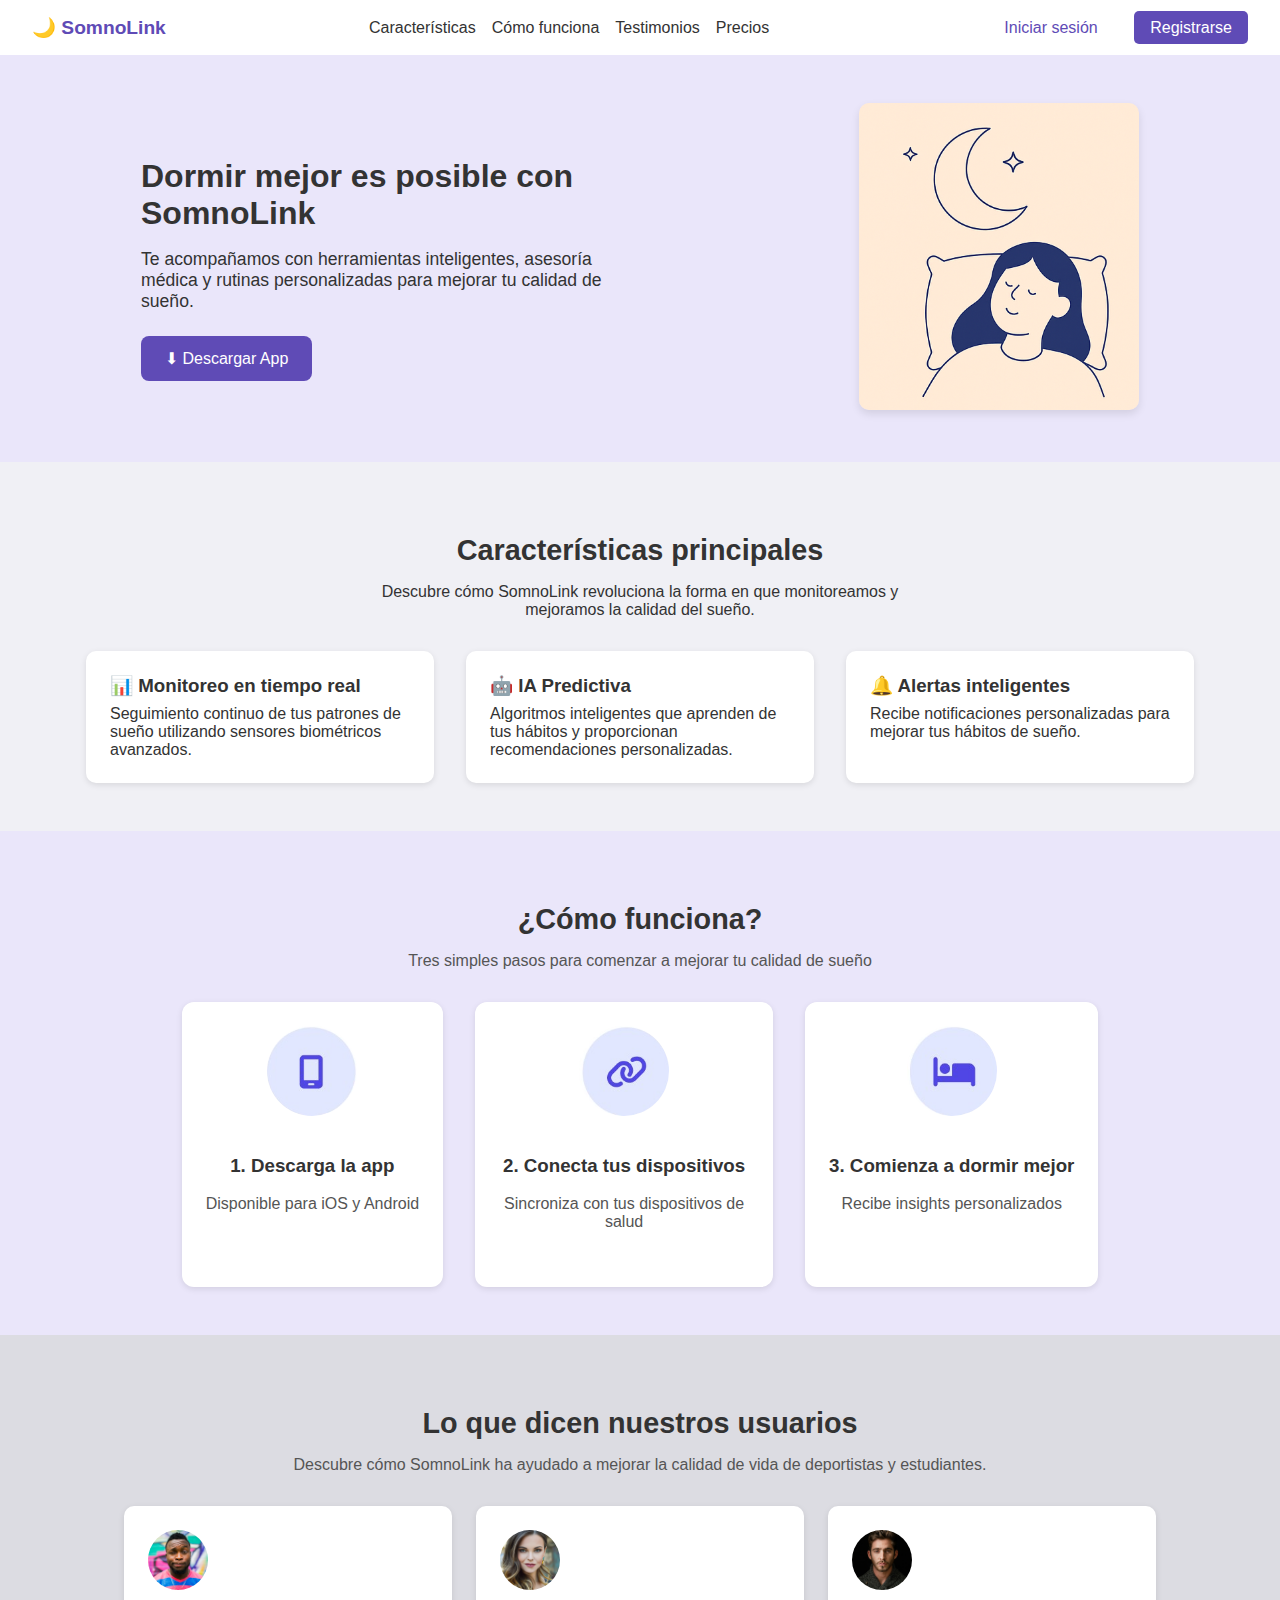
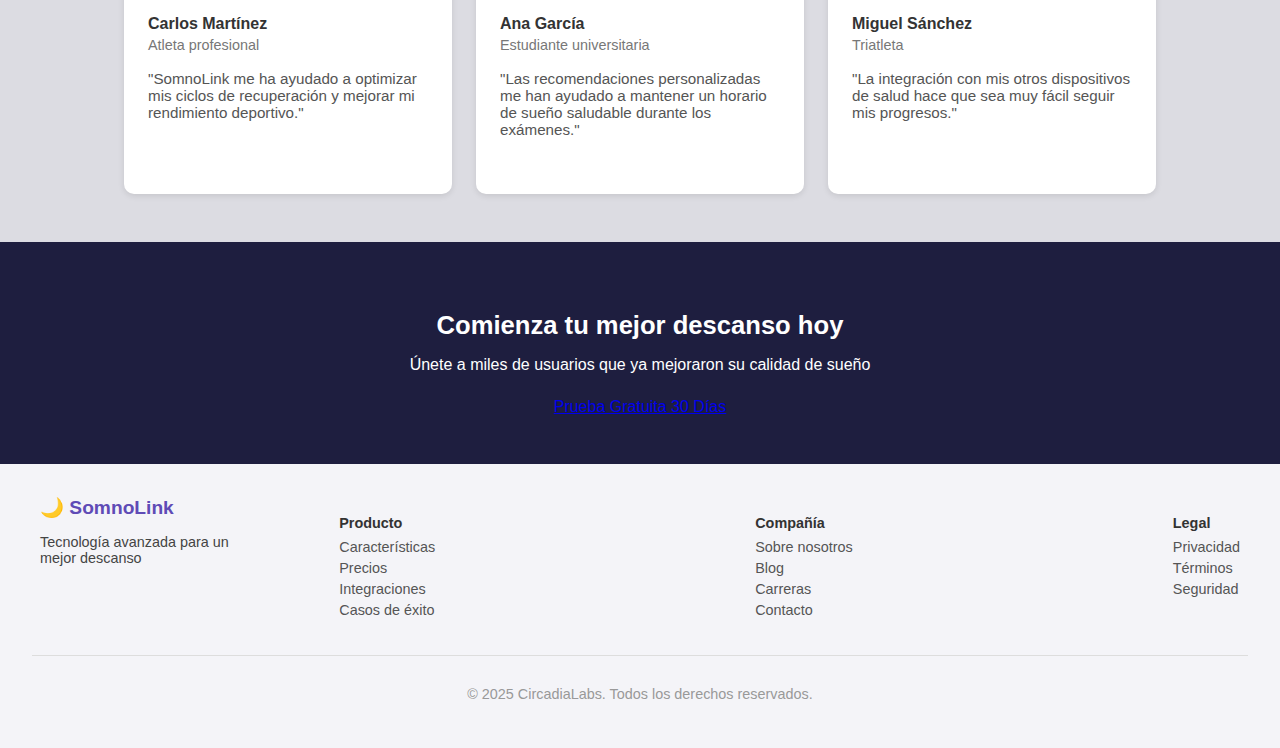
<file: CircadiaLabs/index.html>
<!DOCTYPE html>
<html lang="es">
<head>
  <meta charset="UTF-8" />
  <meta name="viewport" content="width=device-width, initial-scale=1.0" />
  <title>SomnoLink</title>
  <link rel="stylesheet" href="style.css" />
</head>
<body>
  <header class="navbar">
    <div class="logo">🌙 SomnoLink</div>
    <nav>
      <ul>
        <li><a href="#caracteristicas">Características</a></li>
        <li><a href="#como-funciona">Cómo funciona</a></li>
        <li><a href="#testimonios">Testimonios</a></li>
        <li><a href="#precios">Precios</a></li>
      </ul>
    </nav>
    <div class="auth-buttons">
      <a href="#iniciar" class="login">Iniciar sesión</a>
      <a href="#registrarse" class="register">Registrarse</a>
    </div>
  </header>

  <main class="hero">
    <section class="hero-content">
      <h1>Dormir mejor es posible con <strong>SomnoLink</strong></h1>
      <p>Te acompañamos con herramientas inteligentes, asesoría médica y rutinas personalizadas para mejorar tu calidad de sueño.</p>
      <a href="#descargar" class="download-button">⬇ Descargar App</a>
    </section>
    <section class="hero-image">
      <img src="img/Personadurmiendo.jpg" alt="Persona durmiendo bajo la luna" />
    </section>
  </main>

  <section class="features" id="caracteristicas">
    <h2>Características principales</h2>
    <p>Descubre cómo SomnoLink revoluciona la forma en que monitoreamos y mejoramos la calidad del sueño.</p>
    <div class="feature-cards">
      <div class="card">
        <h3>📊 Monitoreo en tiempo real</h3>
        <p>Seguimiento continuo de tus patrones de sueño utilizando sensores biométricos avanzados.</p>
      </div>
      <div class="card">
        <h3>🤖 IA Predictiva</h3>
        <p>Algoritmos inteligentes que aprenden de tus hábitos y proporcionan recomendaciones personalizadas.</p>
      </div>
      <div class="card">
        <h3>🔔 Alertas inteligentes</h3>
        <p>Recibe notificaciones personalizadas para mejorar tus hábitos de sueño.</p>
      </div>
    </div>
  </section>

  <section class="steps-section" id="como-funciona">
  <h2>¿Cómo funciona?</h2>
  <p>Tres simples pasos para comenzar a mejorar tu calidad de sueño</p>
  <div class="steps">
    <div class="step">
      <img src="img/Celular.jpg" alt="Paso 1" class="step-image" />
      <h3>1. Descarga la app</h3>
      <p>Disponible para iOS y Android</p>
    </div>
    <div class="step">
      <img src="img/IconLink.jpg" alt="Paso 2" class="step-image" />
      <h3>2. Conecta tus dispositivos</h3>
      <p>Sincroniza con tus dispositivos de salud</p>
    </div>
    <div class="step">
      <img src="img/IconCama.jpg" alt="Paso 3" class="step-image" />
      <h3>3. Comienza a dormir mejor</h3>
      <p>Recibe insights personalizados</p>
    </div>
  </div>
</section>

  <section class="testimonials" id="testimonios">
    <h2>Lo que dicen nuestros usuarios</h2>
    <p>Descubre cómo SomnoLink ha ayudado a mejorar la calidad de vida de deportistas y estudiantes.</p>
    <div class="testimonial-cards">
      <div class="testimonial-card">
        <img src="img/Carlos.jpg" alt="Carlos Martínez" class="user-photo"/>
        <h4>Carlos Martínez</h4>
        <span>Atleta profesional</span>
        <p>"SomnoLink me ha ayudado a optimizar mis ciclos de recuperación y mejorar mi rendimiento deportivo."</p>
      </div>
      <div class="testimonial-card">
        <img src="img/Ana.jpg" alt="Ana García" class="user-photo"/>
        <h4>Ana García</h4>
        <span>Estudiante universitaria</span>
        <p>"Las recomendaciones personalizadas me han ayudado a mantener un horario de sueño saludable durante los exámenes."</p>
      </div>
      <div class="testimonial-card">
        <img src="img/Miguel.jpg" alt="Miguel Sánchez" class="user-photo"/>
        <h4>Miguel Sánchez</h4>
        <span>Triatleta</span>
        <p>"La integración con mis otros dispositivos de salud hace que sea muy fácil seguir mis progresos."</p>
      </div>
    </div>
  </section>

  <section class="cta-section">
    <h2>Comienza tu mejor descanso hoy</h2>
    <p>Únete a miles de usuarios que ya mejoraron su calidad de sueño</p>
    <a href="#prueba">Prueba Gratuita 30 Días</a>
  </section>

<footer class="footer">
  <div class="footer-content">
    <div class="footer-brand">
      <div class="logo">🌙 SomnoLink</div>
      <p>Tecnología avanzada para un mejor descanso</p>
    </div>
    <div class="footer-columns">
      <div class="footer-column">
        <h4>Producto</h4>
        <ul>
          <li><a href="#caracteristicas">Características</a></li>
          <li><a href="#precios">Precios</a></li>
          <li><a href="#integraciones">Integraciones</a></li>
          <li><a href="#casos">Casos de éxito</a></li>
        </ul>
      </div>
      <div class="footer-column">
        <h4>Compañía</h4>
        <ul>
          <li><a href="#nosotros">Sobre nosotros</a></li>
          <li><a href="#blog">Blog</a></li>
          <li><a href="#carreras">Carreras</a></li>
          <li><a href="#contacto">Contacto</a></li>
        </ul>
      </div>
      <div class="footer-column">
        <h4>Legal</h4>
        <ul>
          <li><a href="#privacidad">Privacidad</a></li>
          <li><a href="#terminos">Términos</a></li>
          <li><a href="#seguridad">Seguridad</a></li>
        </ul>
      </div>
    </div>
  </div>
  <div class="footer-bottom">
    <p>© 2025 CircadiaLabs. Todos los derechos reservados.</p>
  </div>
</footer>
</body>
</html>
</file>
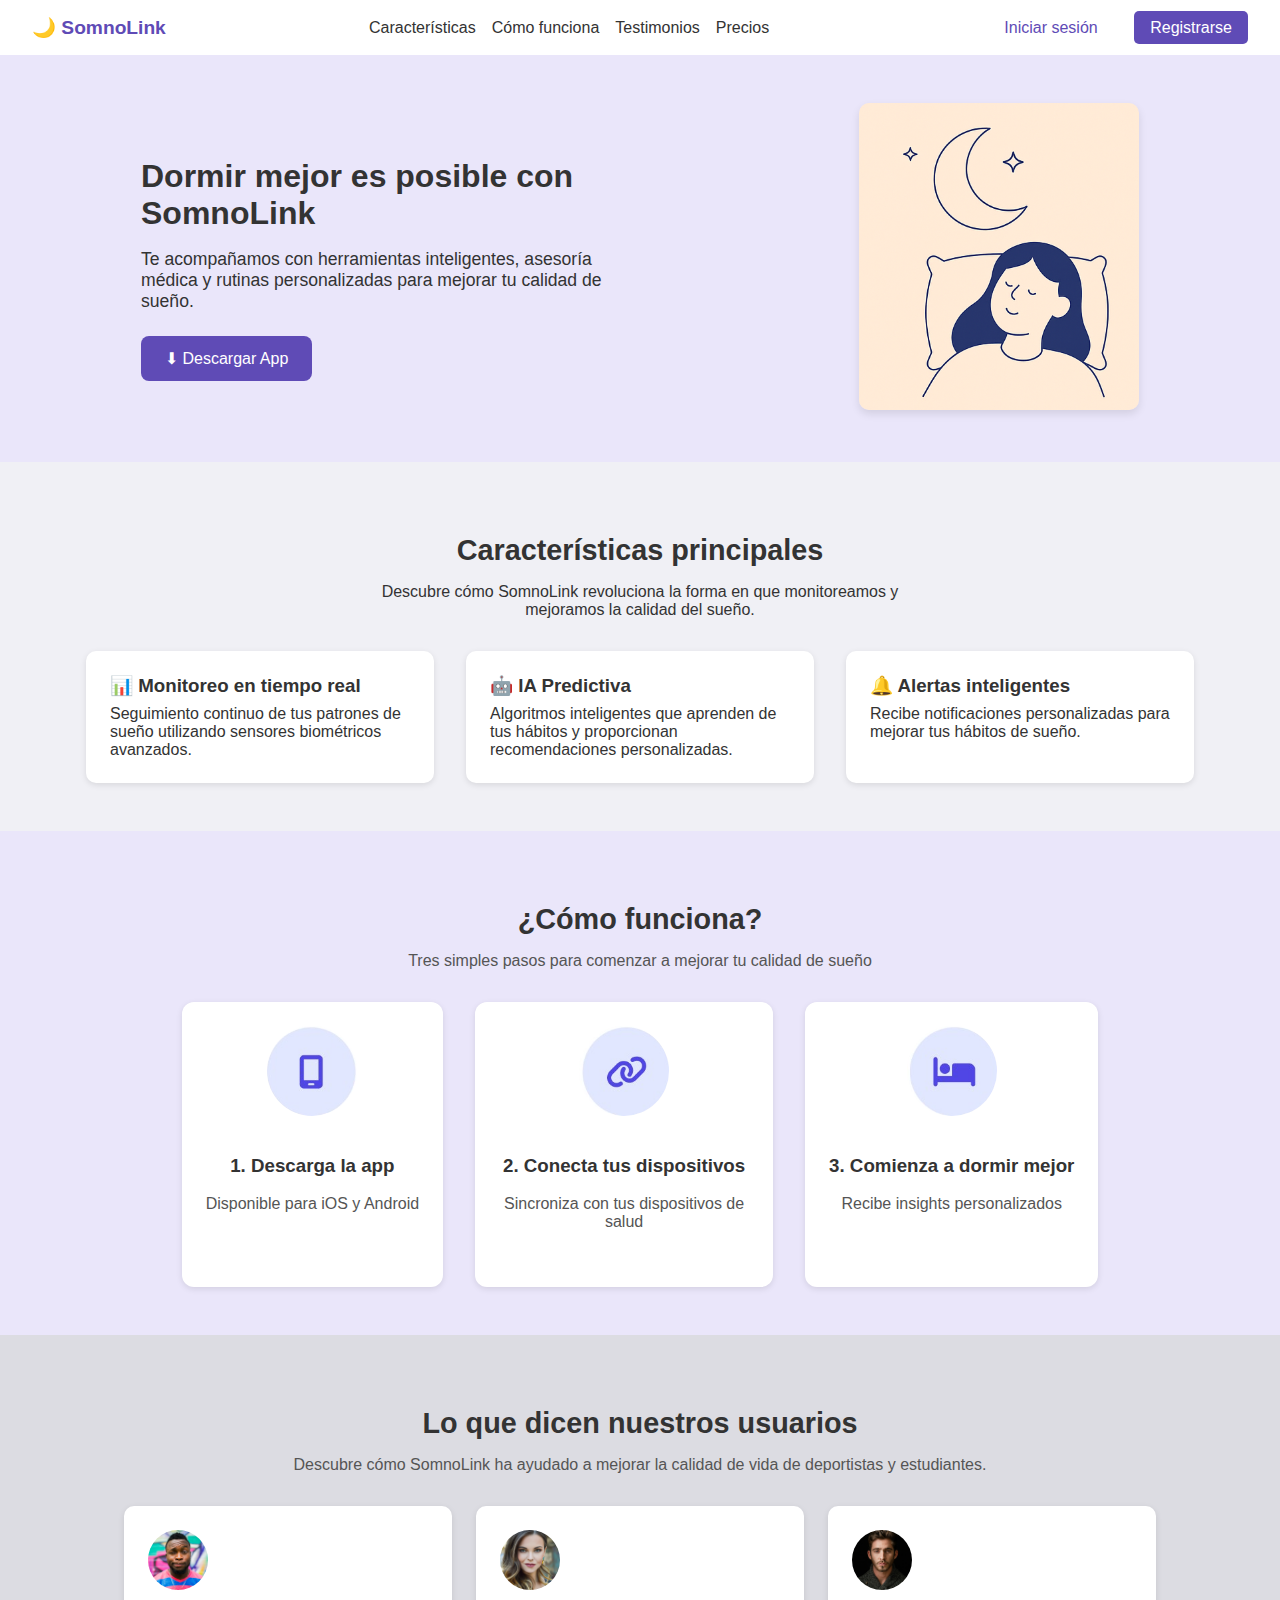
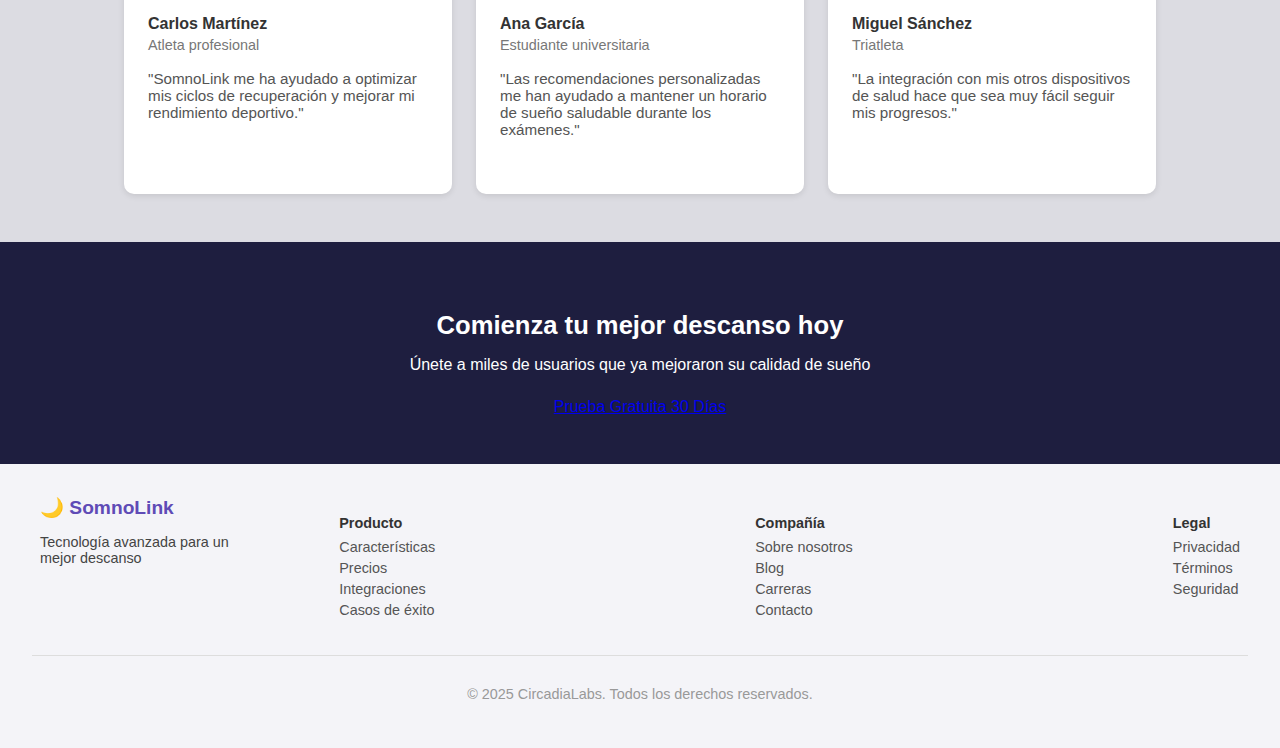
<file: public/index.html>
<!DOCTYPE html>
<html lang="es">
<head>
  <meta charset="UTF-8" />
  <meta name="viewport" content="width=device-width, initial-scale=1.0" />
  <title>SomnoLink</title>
  <link rel="stylesheet" href="assets/styles/styles.css" />
</head>
<body>
  <header class="navbar">
    <div class="logo">🌙 SomnoLink</div>
    <nav>
      <ul>
        <li><a href="#caracteristicas">Características</a></li>
        <li><a href="#como-funciona">Cómo funciona</a></li>
        <li><a href="#testimonios">Testimonios</a></li>
        <li><a href="#precios">Precios</a></li>
      </ul>
    </nav>
    <div class="auth-buttons">
      <a href="#iniciar" class="login">Iniciar sesión</a>
      <a href="#registrarse" class="register">Registrarse</a>
    </div>
  </header>

  <main class="hero">
    <section class="hero-content">
      <h1>Dormir mejor es posible con <strong>SomnoLink</strong></h1>
      <p>Te acompañamos con herramientas inteligentes, asesoría médica y rutinas personalizadas para mejorar tu calidad de sueño.</p>
      <a href="#descargar" class="download-button">⬇ Descargar App</a>
    </section>
    <section class="hero-image">
      <img src="assets/images/Personadurmiendo.jpg" alt="Persona durmiendo bajo la luna" />
    </section>
  </main>

  <section class="features" id="caracteristicas">
    <h2>Características principales</h2>
    <p>Descubre cómo SomnoLink revoluciona la forma en que monitoreamos y mejoramos la calidad del sueño.</p>
    <div class="feature-cards">
      <div class="card">
        <h3>📊 Monitoreo en tiempo real</h3>
        <p>Seguimiento continuo de tus patrones de sueño utilizando sensores biométricos avanzados.</p>
      </div>
      <div class="card">
        <h3>🤖 IA Predictiva</h3>
        <p>Algoritmos inteligentes que aprenden de tus hábitos y proporcionan recomendaciones personalizadas.</p>
      </div>
      <div class="card">
        <h3>🔔 Alertas inteligentes</h3>
        <p>Recibe notificaciones personalizadas para mejorar tus hábitos de sueño.</p>
      </div>
    </div>
  </section>

  <section class="steps-section" id="como-funciona">
  <h2>¿Cómo funciona?</h2>
  <p>Tres simples pasos para comenzar a mejorar tu calidad de sueño</p>
  <div class="steps">
    <div class="step">
      <img src="assets/images/Celular.jpg" alt="Paso 1" class="step-image" />
      <h3>1. Descarga la app</h3>
      <p>Disponible para iOS y Android</p>
    </div>
    <div class="step">
      <img src="assets/images/IconLink.jpg" alt="Paso 2" class="step-image" />
      <h3>2. Conecta tus dispositivos</h3>
      <p>Sincroniza con tus dispositivos de salud</p>
    </div>
    <div class="step">
      <img src="assets/images/IconCama.jpg" alt="Paso 3" class="step-image" />
      <h3>3. Comienza a dormir mejor</h3>
      <p>Recibe insights personalizados</p>
    </div>
  </div>
</section>

  <section class="testimonials" id="testimonios">
    <h2>Lo que dicen nuestros usuarios</h2>
    <p>Descubre cómo SomnoLink ha ayudado a mejorar la calidad de vida de deportistas y estudiantes.</p>
    <div class="testimonial-cards">
      <div class="testimonial-card">
        <img src="assets/images/Carlos.jpg" alt="Carlos Martínez" class="user-photo"/>
        <h4>Carlos Martínez</h4>
        <span>Atleta profesional</span>
        <p>"SomnoLink me ha ayudado a optimizar mis ciclos de recuperación y mejorar mi rendimiento deportivo."</p>
      </div>
      <div class="testimonial-card">
        <img src="assets/images/Ana.jpg" alt="Ana García" class="user-photo"/>
        <h4>Ana García</h4>
        <span>Estudiante universitaria</span>
        <p>"Las recomendaciones personalizadas me han ayudado a mantener un horario de sueño saludable durante los exámenes."</p>
      </div>
      <div class="testimonial-card">
        <img src="assets/images/Miguel.jpg" alt="Miguel Sánchez" class="user-photo"/>
        <h4>Miguel Sánchez</h4>
        <span>Triatleta</span>
        <p>"La integración con mis otros dispositivos de salud hace que sea muy fácil seguir mis progresos."</p>
      </div>
    </div>
  </section>

  <section class="cta-section">
    <h2>Comienza tu mejor descanso hoy</h2>
    <p>Únete a miles de usuarios que ya mejoraron su calidad de sueño</p>
    <a href="#prueba">Prueba Gratuita 30 Días</a>
  </section>

<footer class="footer">
  <div class="footer-content">
    <div class="footer-brand">
      <div class="logo">🌙 SomnoLink</div>
      <p>Tecnología avanzada para un mejor descanso</p>
    </div>
    <div class="footer-columns">
      <div class="footer-column">
        <h4>Producto</h4>
        <ul>
          <li><a href="#caracteristicas">Características</a></li>
          <li><a href="#precios">Precios</a></li>
          <li><a href="#integraciones">Integraciones</a></li>
          <li><a href="#casos">Casos de éxito</a></li>
        </ul>
      </div>
      <div class="footer-column">
        <h4>Compañía</h4>
        <ul>
          <li><a href="#nosotros">Sobre nosotros</a></li>
          <li><a href="#blog">Blog</a></li>
          <li><a href="#carreras">Carreras</a></li>
          <li><a href="#contacto">Contacto</a></li>
        </ul>
      </div>
      <div class="footer-column">
        <h4>Legal</h4>
        <ul>
          <li><a href="#privacidad">Privacidad</a></li>
          <li><a href="#terminos">Términos</a></li>
          <li><a href="#seguridad">Seguridad</a></li>
        </ul>
      </div>
    </div>
  </div>
  <div class="footer-bottom">
    <p>© 2025 CircadiaLabs. Todos los derechos reservados.</p>
  </div>
</footer>
</body>
</html>
</file>
<file: CircadiaLabs/style.css>
body {
  margin: 0;
  font-family: 'Segoe UI', Tahoma, Geneva, Verdana, sans-serif;
  background-color: #f9f9fb;
  color: #333;
}

.navbar {
  display: flex;
  justify-content: space-between;
  align-items: center;
  padding: 1rem 2rem;
  background-color: #ffffff;
  box-shadow: 0 2px 4px rgba(0,0,0,0.1);
}

.logo {
  font-weight: bold;
  color: #5f4bb6;
  font-size: 1.2rem;
}

.navbar ul {
  list-style: none;
  display: flex;
  gap: 1rem;
  margin: 0;
  padding: 0;
}

.navbar ul li a {
  text-decoration: none;
  color: #333;
}

.auth-buttons a {
  margin-left: 1rem;
  padding: 0.5rem 1rem;
  text-decoration: none;
  border-radius: 5px;
}

.login {
  color: #5f4bb6;
}

.register {
  background-color: #5f4bb6;
  color: #fff;
}

.hero {
  display: flex;
  flex-wrap: wrap;
  align-items: center;
  justify-content: space-around;
  padding: 3rem 2rem;
  background-color: #eae6fa;
}

.hero-content {
  max-width: 500px;
}

.hero-content h1 {
  font-size: 2rem;
  margin-bottom: 1rem;
}

.hero-content p {
  font-size: 1.1rem;
  margin-bottom: 1.5rem;
}

.download-button {
  display: inline-block;
  background-color: #5f4bb6;
  color: #fff;
  padding: 0.8rem 1.5rem;
  border-radius: 8px;
  text-decoration: none;
}

.hero-image img {
  max-width: 300px;
  border-radius: 10px;
  box-shadow: 0 4px 8px rgba(0,0,0,0.1);
}

.features {
  padding: 3rem 2rem;
  background-color: #f0f0f5;
  text-align: center;
}

.features h2 {
  font-size: 1.8rem;
  margin-bottom: 1rem;
}

.features p {
  max-width: 600px;
  margin: 0 auto 2rem auto;
}

.feature-cards {
  display: flex;
  flex-wrap: wrap;
  justify-content: center;
  gap: 2rem;
}

.card {
  background-color: #fff;
  padding: 1.5rem;
  border-radius: 10px;
  box-shadow: 0 2px 6px rgba(0,0,0,0.1);
  max-width: 300px;
  text-align: left;
}

.card h3 {
  margin-top: 0;
  margin-bottom: 0.5rem;
}

.card p {
  margin: 0;
}

.steps-section {
  padding: 3rem 2rem;
  background-color: #eae6fa;
  text-align: center;
}

.steps-section h2 {
  font-size: 1.8rem;
  margin-bottom: 0.5rem;
}

.steps-section p {
  margin-bottom: 2rem;
  color: #555;
}

.steps {
  display: flex;
  flex-wrap: wrap;
  justify-content: center;
  gap: 2rem;
}

.step {
  background: white;
  padding: 1.5rem;
  border-radius: 10px;
  max-width: 250px;
  box-shadow: 0 2px 6px rgba(0, 0, 0, 0.1);
}

.testimonials {
  background-color: #dcdce2;
  padding: 3rem 2rem;
  text-align: center;
}

.testimonials h2 {
  font-size: 1.8rem;
  margin-bottom: 0.5rem;
}

.testimonials p {
  margin-bottom: 2rem;
  color: #555;
}

.testimonial-cards {
  display: flex;
  flex-wrap: wrap;
  justify-content: center;
  gap: 1.5rem;
}

.testimonial-card {
  background: white;
  padding: 1.5rem;
  border-radius: 10px;
  max-width: 280px;
  box-shadow: 0 2px 6px rgba(0, 0, 0, 0.1);
  text-align: left;
}

.testimonial-card h4 {
  margin: 0.5rem 0 0.2rem 0;
  font-size: 1rem;
}

.testimonial-card span {
  font-size: 0.9rem;
  color: #777;
}

.testimonial-card p {
  font-size: 0.95rem;
  margin-top: 1rem;
}

.cta-section {
  background-color: #1e1e3f;
  color: white;
  padding: 3rem 2rem;
  text-align: center;
}

.cta-section h2 {
  font-size: 1.6rem;
  margin-bottom: 0.5rem;
}

.cta-section p {
  margin-bottom: 1.5rem;
  font-size: 1rem;
}

.footer {
  background-color: #f4f4f8;
  padding: 2rem;
  color: #444;
  font-size: 0.9rem;
}

.footer-content {
  max-width: 1200px;  
  margin: 0 auto;
  display: flex;
  justify-content: space-between;
  align-items: flex-start;
  flex-wrap: wrap;
  gap: 2rem;
}

.footer-brand {
  max-width: 200px;
}

.footer-columns {
  display: flex;
  gap: 20rem;
}

.footer-column h4 {
  margin-bottom: 0.5rem;
  color: #333;
}

.footer-column ul {
  list-style: none;
  padding: 0;
  margin: 0;
}

.footer-column ul li {
  margin-bottom: 0.3rem;
}

.footer-column ul li a {
  color: #555;
  text-decoration: none;
}

.footer-bottom {
  text-align: center;
  margin-top: 2rem;
  border-top: 1px solid #ddd;
  padding-top: 1rem;
  color: #999;
}

.testimonial-card img.user-photo {
    width: 60px;
    height: 60px;
    border-radius: 50%;
    object-fit: cover;
    margin-bottom: 0.8rem;
}
.step-image {
  width: 90px;
  height: 90px;
  object-fit: cover;
  border-radius: 50%;         /* Hace la imagen circular */
  margin-bottom: 1rem;
}

.steps {
  display: flex;
  flex-wrap: wrap;
  justify-content: center;
  gap: 2rem;
  text-align: center;
}

.step {
  background: white;
  padding: 1.5rem;
  border-radius: 12px;
  max-width: 250px;
  box-shadow: 0 2px 6px rgba(0, 0, 0, 0.1);
  transition: transform 0.2s ease;
}

.step:hover {
  transform: translateY(-4px);
}

@media (max-width: 768px) {
  .steps {
    flex-direction: column;
    align-items: center;
  }

  .step {
    width: 80%;
  }
}
</file>
<file: public/assets/styles/styles.css>
body {
  margin: 0;
  font-family: 'Segoe UI', Tahoma, Geneva, Verdana, sans-serif;
  background-color: #f9f9fb;
  color: #333;
}

.navbar {
  display: flex;
  justify-content: space-between;
  align-items: center;
  padding: 1rem 2rem;
  background-color: #ffffff;
  box-shadow: 0 2px 4px rgba(0,0,0,0.1);
}

.logo {
  font-weight: bold;
  color: #5f4bb6;
  font-size: 1.2rem;
}

.navbar ul {
  list-style: none;
  display: flex;
  gap: 1rem;
  margin: 0;
  padding: 0;
}

.navbar ul li a {
  text-decoration: none;
  color: #333;
}

.auth-buttons a {
  margin-left: 1rem;
  padding: 0.5rem 1rem;
  text-decoration: none;
  border-radius: 5px;
}

.login {
  color: #5f4bb6;
}

.register {
  background-color: #5f4bb6;
  color: #fff;
}

.hero {
  display: flex;
  flex-wrap: wrap;
  align-items: center;
  justify-content: space-around;
  padding: 3rem 2rem;
  background-color: #eae6fa;
}

.hero-content {
  max-width: 500px;
}

.hero-content h1 {
  font-size: 2rem;
  margin-bottom: 1rem;
}

.hero-content p {
  font-size: 1.1rem;
  margin-bottom: 1.5rem;
}

.download-button {
  display: inline-block;
  background-color: #5f4bb6;
  color: #fff;
  padding: 0.8rem 1.5rem;
  border-radius: 8px;
  text-decoration: none;
}

.hero-image img {
  max-width: 300px;
  border-radius: 10px;
  box-shadow: 0 4px 8px rgba(0,0,0,0.1);
}

.features {
  padding: 3rem 2rem;
  background-color: #f0f0f5;
  text-align: center;
}

.features h2 {
  font-size: 1.8rem;
  margin-bottom: 1rem;
}

.features p {
  max-width: 600px;
  margin: 0 auto 2rem auto;
}

.feature-cards {
  display: flex;
  flex-wrap: wrap;
  justify-content: center;
  gap: 2rem;
}

.card {
  background-color: #fff;
  padding: 1.5rem;
  border-radius: 10px;
  box-shadow: 0 2px 6px rgba(0,0,0,0.1);
  max-width: 300px;
  text-align: left;
}

.card h3 {
  margin-top: 0;
  margin-bottom: 0.5rem;
}

.card p {
  margin: 0;
}

.steps-section {
  padding: 3rem 2rem;
  background-color: #eae6fa;
  text-align: center;
}

.steps-section h2 {
  font-size: 1.8rem;
  margin-bottom: 0.5rem;
}

.steps-section p {
  margin-bottom: 2rem;
  color: #555;
}

.steps {
  display: flex;
  flex-wrap: wrap;
  justify-content: center;
  gap: 2rem;
}

.step {
  background: white;
  padding: 1.5rem;
  border-radius: 10px;
  max-width: 250px;
  box-shadow: 0 2px 6px rgba(0, 0, 0, 0.1);
}

.testimonials {
  background-color: #dcdce2;
  padding: 3rem 2rem;
  text-align: center;
}

.testimonials h2 {
  font-size: 1.8rem;
  margin-bottom: 0.5rem;
}

.testimonials p {
  margin-bottom: 2rem;
  color: #555;
}

.testimonial-cards {
  display: flex;
  flex-wrap: wrap;
  justify-content: center;
  gap: 1.5rem;
}

.testimonial-card {
  background: white;
  padding: 1.5rem;
  border-radius: 10px;
  max-width: 280px;
  box-shadow: 0 2px 6px rgba(0, 0, 0, 0.1);
  text-align: left;
}

.testimonial-card h4 {
  margin: 0.5rem 0 0.2rem 0;
  font-size: 1rem;
}

.testimonial-card span {
  font-size: 0.9rem;
  color: #777;
}

.testimonial-card p {
  font-size: 0.95rem;
  margin-top: 1rem;
}

.cta-section {
  background-color: #1e1e3f;
  color: white;
  padding: 3rem 2rem;
  text-align: center;
}

.cta-section h2 {
  font-size: 1.6rem;
  margin-bottom: 0.5rem;
}

.cta-section p {
  margin-bottom: 1.5rem;
  font-size: 1rem;
}

.footer {
  background-color: #f4f4f8;
  padding: 2rem;
  color: #444;
  font-size: 0.9rem;
}

.footer-content {
  max-width: 1200px;  
  margin: 0 auto;
  display: flex;
  justify-content: space-between;
  align-items: flex-start;
  flex-wrap: wrap;
  gap: 2rem;
}

.footer-brand {
  max-width: 200px;
}

.footer-columns {
  display: flex;
  gap: 20rem;
}

.footer-column h4 {
  margin-bottom: 0.5rem;
  color: #333;
}

.footer-column ul {
  list-style: none;
  padding: 0;
  margin: 0;
}

.footer-column ul li {
  margin-bottom: 0.3rem;
}

.footer-column ul li a {
  color: #555;
  text-decoration: none;
}

.footer-bottom {
  text-align: center;
  margin-top: 2rem;
  border-top: 1px solid #ddd;
  padding-top: 1rem;
  color: #999;
}

.testimonial-card img.user-photo {
    width: 60px;
    height: 60px;
    border-radius: 50%;
    object-fit: cover;
    margin-bottom: 0.8rem;
}
.step-image {
  width: 90px;
  height: 90px;
  object-fit: cover;
  border-radius: 50%;         /* Hace la imagen circular */
  margin-bottom: 1rem;
}

.steps {
  display: flex;
  flex-wrap: wrap;
  justify-content: center;
  gap: 2rem;
  text-align: center;
}

.step {
  background: white;
  padding: 1.5rem;
  border-radius: 12px;
  max-width: 250px;
  box-shadow: 0 2px 6px rgba(0, 0, 0, 0.1);
  transition: transform 0.2s ease;
}

.step:hover {
  transform: translateY(-4px);
}

@media (max-width: 768px) {
  .steps {
    flex-direction: column;
    align-items: center;
  }

  .step {
    width: 80%;
  }
}

.contact-section {
  padding: 3rem 2rem;
  background-color: #f0f0f5;
  text-align: center;
}

.contact-section h2 {
  font-size: 1.8rem;
  margin-bottom: 1rem;
}

#contact-form {
  max-width: 500px;
  margin: 0 auto;
  display: flex;
  flex-direction: column;
  gap: 1rem;
}

#contact-form input,
#contact-form textarea {
  padding: 0.8rem;
  border: 1px solid #ccc;
  border-radius: 5px;
}

#contact-form button {
  background-color: #5f4bb6;
  color: white;
  padding: 0.8rem;
  border: none;
  border-radius: 5px;
  cursor: pointer;
}

#contact-form button:hover {
  background-color: #4c3a99;
}

@media (max-width: 768px) {
  .navbar {
    flex-direction: column;
    align-items: flex-start;
  }

  .navbar nav ul {
    flex-direction: column;
    gap: 0.5rem;
    width: 100%;
  }

  .auth-buttons {
    margin-top: 1rem;
    width: 100%;
    display: flex;
    justify-content: space-around;
  }
}

@media (max-width: 768px) {
  .footer-content {
    flex-direction: column;
    align-items: center;
  }

  .footer-columns {
    flex-direction: column;
    gap: 1.5rem;
  }

  .footer-column {
    text-align: center;
  }
}

.social-icons {
  margin-top: 2rem;
  text-align: center;
}

.social-icons a {
  color: #5f4bb6;
  font-size: 1.5rem;
  margin: 0 0.7rem;
  text-decoration: none;
  transition: color 0.3s ease;
}

.social-icons a:hover {
  color: #333;
}
</file>
